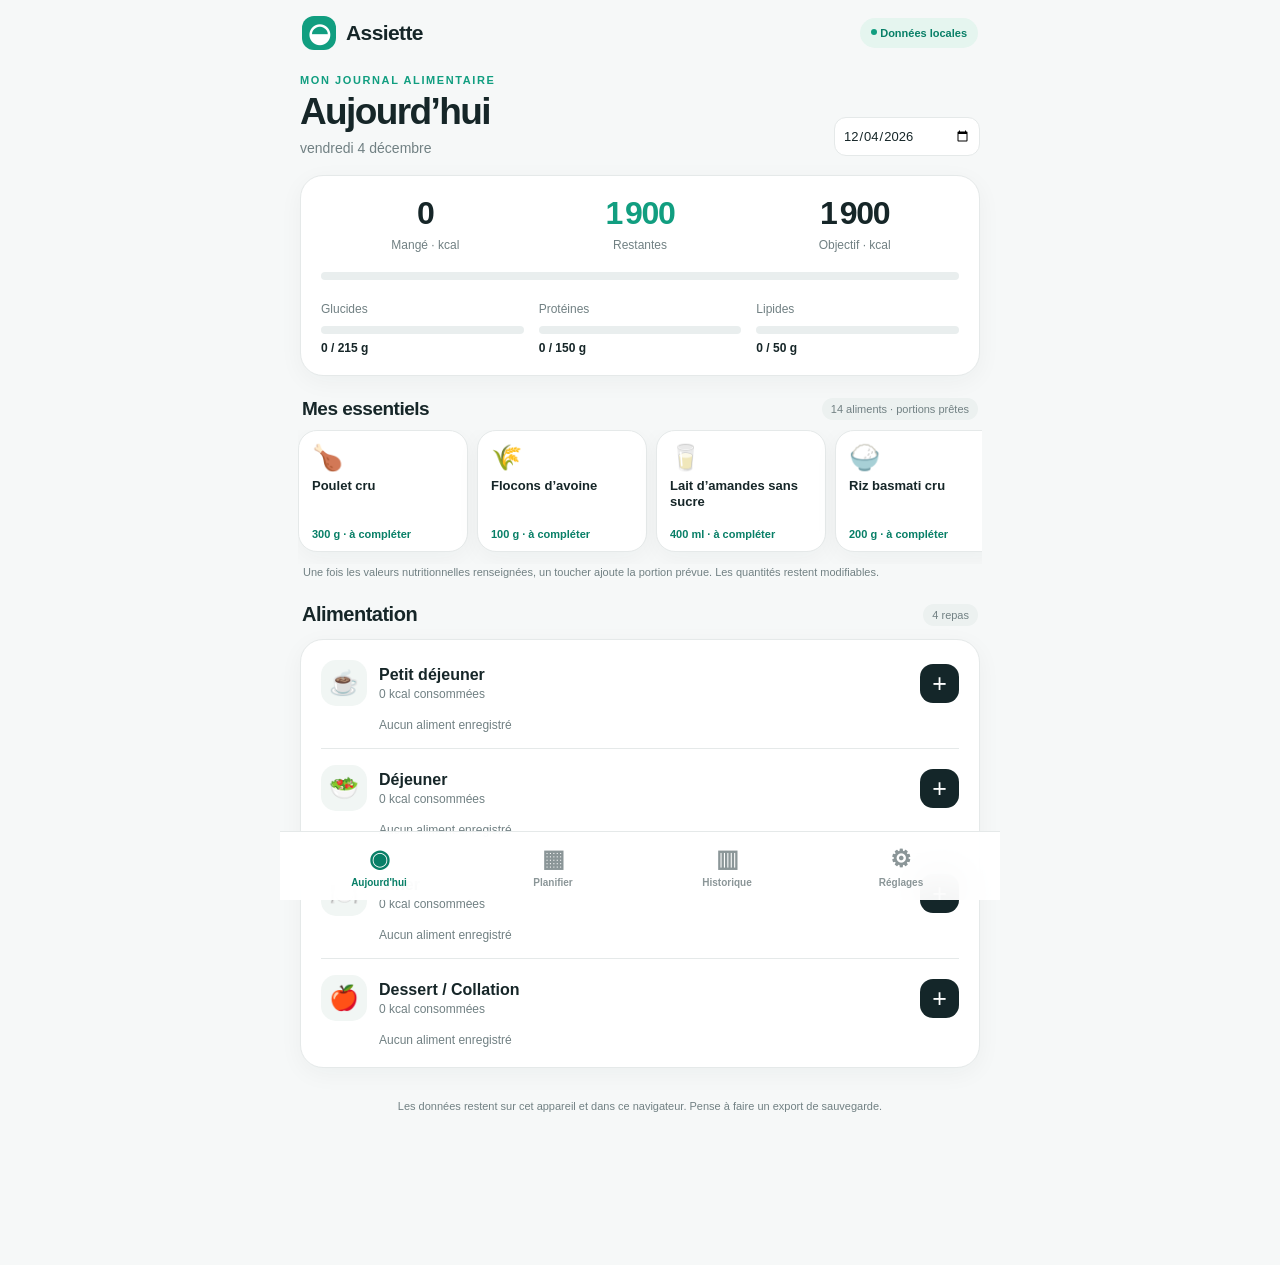
<file: assiette/index.html>
<!doctype html>
<html lang="fr">
<head>
<meta charset="utf-8"><meta name="viewport" content="width=device-width, initial-scale=1, viewport-fit=cover"><meta name="theme-color" content="#f6f8f8"><meta name="apple-mobile-web-app-capable" content="yes"><meta name="apple-mobile-web-app-status-bar-style" content="default"><meta name="apple-mobile-web-app-title" content="Assiette"><meta name="description" content="Planification alimentaire personnelle — locale et sans abonnement">
<title>Assiette — Mon alimentation</title>
<style>:root{color-scheme:light;--bg:#f6f8f8;--surface:#fff;--ink:#162628;--muted:#718083;--line:#e5e9e9;--green:#119e80;--green-light:#e5f5ef;--teal:#087f67;--amber:#bf7a24;--shadow:0 6px 24px rgba(20,53,47,.045);font-family:-apple-system,BlinkMacSystemFont,"Segoe UI",sans-serif;}
*{box-sizing:border-box}html{min-height:100%;background:var(--bg)}body{margin:0;color:var(--ink);-webkit-font-smoothing:antialiased}button,input,select{font:inherit}button{cursor:pointer}button:disabled{cursor:not-allowed;opacity:.5}a{color:var(--teal)}.app{max-width:720px;margin:auto;min-height:100dvh;padding:0 20px 124px}.topbar{display:flex;align-items:center;justify-content:space-between;padding:calc(16px + env(safe-area-inset-top)) 2px 16px}.brand{display:flex;align-items:center;gap:10px;font-weight:790;font-size:21px;letter-spacing:-.6px}.brand-mark{display:grid;place-items:center;background:var(--green);color:white;width:34px;height:34px;border-radius:12px;font-size:26px}.mode-pill{background:var(--green-light);color:var(--teal);font-size:11px;font-weight:700;border-radius:30px;padding:9px 11px}.mode-dot{display:inline-block;background:var(--green);width:6px;height:6px;border-radius:99px;vertical-align:2px}.eyebrow{font-size:11px;letter-spacing:1.6px;font-weight:760;color:var(--green);text-transform:uppercase;margin-bottom:5px}.pagehead{display:flex;justify-content:space-between;gap:12px;align-items:end;margin:8px 0 19px}.pagehead h1{font-size:37px;line-height:1.13;letter-spacing:-1.6px;margin:0}.pagehead .sub{margin:7px 0 0;color:var(--muted);font-size:14px}.ghost{border:1px solid var(--line);background:var(--surface);color:var(--ink);border-radius:13px;padding:11px 13px;font-weight:650}.date-input{width:146px;background:var(--surface);border:1px solid var(--line);border-radius:12px;color:var(--ink);padding:10px 8px;font-size:13px;max-width:45vw}.card{background:var(--surface);border:1px solid var(--line);border-radius:23px;box-shadow:var(--shadow);padding:20px;margin-bottom:16px}.card-title{font-size:20px;letter-spacing:-.5px;margin:0;font-weight:790}.headline{display:flex;justify-content:space-between;align-items:center;margin:23px 2px 13px}.muted{color:var(--muted)}.small{font-size:12px}.tiny{font-size:11px}.kcal-grid{display:grid;grid-template-columns:1fr 1fr 1fr;gap:6px;text-align:center;margin-bottom:20px}.kcal-grid .value{font-size:32px;letter-spacing:-1.3px;font-weight:800;line-height:1.1}.kcal-grid .cap{font-size:12px;color:var(--muted);margin-top:7px}.kcal-grid .value.green{color:var(--green)}.kcal-grid .value.amber{color:var(--amber)}.bar{height:8px;background:#e9eeee;border-radius:20px;overflow:hidden}.bar>div{height:100%;background:var(--green);border-radius:20px;transition:width .22s}.bar.over>div{background:var(--amber)}.progressline{display:flex;align-items:baseline;justify-content:space-between;gap:6px;margin-bottom:9px}.progressline strong{font-size:14px}.progressline .quant{font-size:13px;font-weight:650}.macro-grid{display:grid;grid-template-columns:repeat(3,minmax(0,1fr));gap:15px;margin-top:22px}.macro .label{font-size:12px;color:var(--muted);margin-bottom:10px}.macro .quant{font-size:12px;margin-top:7px;font-weight:710}.section-note{font-size:12px;color:var(--muted);margin:-7px 3px 14px}.meal{padding:16px 0;border-bottom:1px solid var(--line)}.meal:last-child{border-bottom:0;padding-bottom:0}.meal:first-child{padding-top:0}.meal-head{display:flex;gap:12px;align-items:center}.meal-emoji{flex:0 0 46px;height:46px;display:grid;place-items:center;background:#f1f6f4;border-radius:15px;font-size:24px}.meal-title{flex:1;min-width:0}.meal-title strong{display:block;font-size:16px}.meal-title .detail{font-size:12px;color:var(--muted);margin-top:3px}.add-btn{border:0;width:39px;height:39px;flex:0 0 39px;border-radius:13px;background:#142629;color:white;font-size:25px;display:grid;place-items:center}.food-row{display:flex;align-items:center;gap:8px;justify-content:space-between;margin:10px 0 0 58px;padding:9px 0;border-top:1px dashed var(--line)}.food-row .fn{font-weight:650;font-size:13px;overflow-wrap:anywhere}.food-row .fd{font-size:11px;color:var(--muted);margin-top:4px}.pill{display:inline-block;background:var(--green-light);color:var(--teal);border-radius:6px;padding:3px 6px;font-size:10px;font-weight:750}.pill.planned{background:#f2efff;color:#7159ad}.iconbtn{border:0;background:#f3f5f5;border-radius:9px;min-width:33px;height:33px;font-weight:700}.iconbtn.del{color:#c04646}.tabs{display:flex;position:fixed;z-index:10;bottom:0;left:50%;transform:translateX(-50%);width:min(100%,720px);background:rgba(255,255,255,.94);backdrop-filter:blur(22px);border-top:1px solid var(--line);padding:11px 12px calc(11px + env(safe-area-inset-bottom));justify-content:space-around}.tab{background:transparent;border:0;display:flex;flex-direction:column;gap:4px;align-items:center;color:#8b9698;min-width:68px;font-size:10px;font-weight:680}.navico{font-size:24px;line-height:29px}.tab.active{color:var(--teal)}.primary{background:var(--green);color:white;border:0;border-radius:14px;font-weight:760;padding:14px 18px}.secondary{background:var(--green-light);color:var(--teal);border:0;border-radius:14px;font-weight:750;padding:13px 15px}.danger{background:#fcf0f0;color:#b42d39;border:0;border-radius:14px;font-weight:750;padding:13px 15px}.wfull{width:100%}.row{display:flex;align-items:center;gap:9px}.spread{justify-content:space-between}.stack{display:grid;gap:13px}.form-grid{display:grid;grid-template-columns:1fr 1fr;gap:12px}.field{display:grid;gap:6px}.field label{font-size:12px;font-weight:680;color:var(--muted)}.field input,.field select{background:var(--surface);border:1px solid #dbe1e1;border-radius:12px;padding:12px;color:var(--ink);min-width:0;width:100%;font-size:16px}.field.full{grid-column:1/-1}input:focus,select:focus,button:focus-visible{outline:2px solid var(--green);outline-offset:2px}.empty{padding:35px 13px;text-align:center;color:var(--muted)}.empty .symbol{font-size:33px;display:block;margin-bottom:12px}.cardrow{display:flex;align-items:center;justify-content:space-between;gap:10px;padding:14px 0;border-bottom:1px solid var(--line)}.cardrow:last-child{border-bottom:0}.cardrow strong{font-size:14px}.badge{background:#ecf1f0;border-radius:100px;padding:5px 9px;font-size:11px;color:var(--muted)}.datechips{display:flex;gap:7px;overflow:auto;padding-bottom:4px;scrollbar-width:none}.datechip{flex:1;min-width:56px;border:1px solid var(--line);border-radius:15px;background:white;padding:11px 7px;display:grid;gap:6px;justify-items:center;color:var(--muted)}.datechip strong{font-size:17px;color:var(--ink)}.datechip.selected{background:var(--green);border-color:var(--green);color:white}.datechip.selected strong{color:white}.overlay{position:fixed;inset:0;z-index:20;background:rgba(11,28,29,.38);display:flex;align-items:end;justify-content:center}.sheet{background:var(--bg);width:min(100%,720px);border-radius:26px 26px 0 0;max-height:94dvh;overflow:auto;padding:23px 20px calc(22px + env(safe-area-inset-bottom));box-shadow:0 -20px 50px rgba(0,0,0,.1)}.sheet-header{display:flex;align-items:center;justify-content:space-between;margin-bottom:18px}.sheet-header h2{font-size:22px;letter-spacing:-.5px;margin:0}.close{border:none;background:white;border-radius:12px;padding:8px 12px;font-size:20px}.hint{border-radius:12px;background:#ecf4f1;color:#466a5f;padding:12px;font-size:12px;line-height:1.5}.searchresult{background:white;border:1px solid var(--line);border-radius:13px;padding:12px;display:flex;align-items:center;justify-content:space-between;gap:12px;margin-top:9px;width:100%;text-align:left}.searchresult strong{font-size:13px}.searchresult small{display:block;color:var(--muted);margin-top:5px}.segmented{display:grid;grid-template-columns:1fr 1fr;gap:4px;background:#e8eeec;border-radius:13px;padding:4px}.segmented button{border:0;border-radius:10px;padding:10px;background:transparent;color:var(--muted);font-weight:720}.segmented button.selected{background:#fff;color:var(--ink);box-shadow:0 2px 8px #172c2910}.notice{font-size:11px;color:var(--muted);line-height:1.5}.actionbar{display:flex;gap:9px;flex-wrap:wrap}.actionbar>*{flex:1}.day-title{font-size:17px;font-weight:800;letter-spacing:-.4px}.disclaimer{padding:14px 16px;font-size:11px;color:var(--muted);text-align:center;line-height:1.55}.divider{height:1px;background:var(--line);margin:15px 0}#toast{position:fixed;bottom:100px;left:50%;transform:translate(-50%,20px);padding:12px 17px;background:#142629;border-radius:13px;color:white;font-size:13px;font-weight:640;z-index:55;opacity:0;pointer-events:none;transition:.2s;min-width:170px;text-align:center}#toast.shown{opacity:1;transform:translate(-50%,0)}
@media(prefers-color-scheme:dark){:root{color-scheme:dark;--bg:#101718;--surface:#1b2425;--ink:#ecf5f2;--muted:#9daead;--line:#303c3c;--green:#3aceab;--green-light:#193c35;--teal:#6de1bd;--amber:#ebb45d;--shadow:0 6px 24px rgba(0,0,0,.08)}.mode-pill{background:#183d34}.bar{background:#3d4848}.meal-emoji,.iconbtn{background:#283334;color:#e9f3f3}.add-btn{background:#d9efea;color:#172c29}.tabs{background:rgba(21,31,32,.95)}.datechip{background:var(--surface)}.datechip.selected{background:#146f5a}.badge{background:#283737}.segmented{background:#2c3736}.segmented button.selected{background:#43514f;color:#fff}.hint{background:#203d37;color:#a8dccc}.searchresult{background:var(--surface)}.close{background:var(--surface);color:var(--ink)}}

/* Aliments favoris : tuiles compactes, scroll horizontal iPhone. */
.quick-section{margin:22px 0 23px}.quick-title{margin-top:0;margin-bottom:10px}.quick-title h2{font-size:19px}.quick-list{display:grid;grid-auto-flow:column;grid-auto-columns:164px;gap:9px;overflow-x:auto;scroll-snap-type:x proximity;padding:0 2px 12px;margin:0 -2px;-webkit-overflow-scrolling:touch;scrollbar-width:thin}.quick-tile{min-height:122px;display:flex;flex-direction:column;align-items:flex-start;justify-content:flex-start;gap:7px;text-align:left;background:var(--surface);color:var(--ink);border:1px solid var(--line);border-radius:19px;padding:13px 13px 11px;scroll-snap-align:start;box-shadow:var(--shadow)}.quick-tile .qicon{font-size:25px;line-height:27px}.quick-tile .qname{font-size:13px;font-weight:730;line-height:1.24;max-height:34px;overflow:hidden}.quick-tile .qamount{margin-top:auto;font-size:11px;color:var(--teal);font-weight:730}.quick-section .notice{margin:0 3px}.quick-picker{grid-auto-columns:156px;margin:4px 0}.quick-picker .quick-tile{min-height:113px}.quick-tile:focus-visible{outline:3px solid var(--teal);outline-offset:2px}@media(min-width:720px){.quick-list{grid-auto-columns:170px}}
</style>
</head>
<body>
<div class="app">
  <header class="topbar"><div class="brand"><span class="brand-mark">◒</span><span>Assiette</span></div><div class="mode-pill"><span class="mode-dot"></span> Données locales</div></header>
  <main id="main" aria-live="polite"></main>
  <nav class="tabs" aria-label="Navigation principale"><button data-tab="today" class="tab active"><span class="navico">◉</span><span>Aujourd'hui</span></button><button data-tab="plan" class="tab"><span class="navico">▦</span><span>Planifier</span></button><button data-tab="history" class="tab"><span class="navico">▥</span><span>Historique</span></button><button data-tab="settings" class="tab"><span class="navico">⚙</span><span>Réglages</span></button></nav>
</div>
<div id="modal-root"></div>
<div id="toast" role="status" aria-live="polite"></div>
<script>'use strict';
const STORE='assiette-donnees-v1';const DEFAULT={version:1,goals:{kcal:1900,protein:150,carbs:215,fat:50},foods:[],entries:[]};
const MEALS=[['breakfast','Petit déjeuner','☕'],['lunch','Déjeuner','🥗'],['dinner','Dîner','🍽️'],['dessert','Dessert / Collation','🍎']];
// Ce sont des raccourcis de saisie, PAS des fiches nutritionnelles certifiées.
// Les chiffres des produits sont renseignés à partir des emballages par l'utilisateur et mémorisés ensuite.
const QUICK_FOODS=[
  {id:'poulet',name:'Poulet cru',amount:300,unit:'g',icon:'🍗',meal:'dinner'},
  {id:'avoine',name:'Flocons d’avoine',amount:100,unit:'g',icon:'🌾',meal:'breakfast'},
  {id:'amande',name:'Lait d’amandes sans sucre',amount:400,unit:'ml',icon:'🥛',meal:'breakfast'},
  {id:'riz',name:'Riz basmati cru',amount:200,unit:'g',icon:'🍚',meal:'dinner'},
  {id:'whey',name:'Whey ESN (référence à préciser)',brand:'ESN',amount:30,unit:'g',icon:'🥤',meal:'breakfast'},
  {id:'huile',name:'Huile d’olive',amount:10,unit:'ml',icon:'🫒',meal:'dinner'},
  {id:'fromage',name:'Fromage blanc 0 %',amount:300,unit:'g',icon:'🥣',meal:'dessert'},
  {id:'poivron',name:'Poivron vert cru',amount:250,unit:'g',icon:'🫑',meal:'dinner'},
  {id:'courgette',name:'Courgette crue',amount:300,unit:'g',icon:'🥒',meal:'dinner'},
  {id:'champignon',name:'Champignons crus',amount:150,unit:'g',icon:'🍄',meal:'dinner'},
  {id:'popcorn',name:'Maïs à popcorn',amount:100,unit:'g',icon:'🌽',meal:'dessert'},
  {id:'pomme',name:'Pommes de terre crues',amount:500,unit:'g',icon:'🥔',meal:'dinner'},
  {id:'oeuf',name:'Œuf entier',amount:1,unit:'pièce',icon:'🥚',meal:'breakfast'},
  {id:'blanc',name:'Blanc d’œuf',amount:100,unit:'g',icon:'🍳',meal:'breakfast'}
];
function unitOf(x){return ['g','ml','pièce'].includes(x?.unit)?x.unit:'g';}
function portion(x){return `${fmt(x.grams??x.amount??100,1)} ${unitOf(x)}`;}
function quickById(id){return QUICK_FOODS.find(p=>p.id===id);}
function resolvedPreset(p){return db.foods.find(f=>f.presetId===p.id)||null;}
function completeNutrition(f){return ['kcal','protein','carbs','fat'].every(k=>numeric(f?.per?.[k])!==null);}
function quickTile(p){let found=resolvedPreset(p),ok=completeNutrition(found);return `<button class="quick-tile" data-action="quick" data-preset="${p.id}" title="${ok?'Ajouter en un geste':'Renseigner les valeurs une seule fois'}"><span class="qicon">${p.icon}</span><span class="qname">${safe(found?.name||p.name)}</span><span class="qamount">${fmt(p.amount)} ${p.unit}${ok?' · +':' · à compléter'}</span></button>`;}
function quickSection(compact=false){return `<section class="quick-section"><div class="headline quick-title"><h2 class="card-title">Mes essentiels</h2><span class="badge">14 aliments · portions prêtes</span></div><div class="quick-list ${compact?'quick-compact':''}">${QUICK_FOODS.map(quickTile).join('')}</div><p class="notice">Une fois les valeurs nutritionnelles renseignées, un toucher ajoute la portion prévue. Les quantités restent modifiables.</p></section>`;}
function quickAdd(id,overrideMeal){const p=quickById(id);if(!p)return;const meal=overrideMeal||p.meal;
 const stored=resolvedPreset(p);if(stored&&completeNutrition(stored)&&unitOf(stored)===p.unit){db.entries.push({id:uid(),date:day,meal,status:tab==='plan'?'planned':'eaten',name:stored.name,brand:stored.brand||'',grams:p.amount,unit:p.unit,per:clone(stored.per)});save();if(modal)closeModal();render();notify(`${p.name} · ${p.amount} ${p.unit} ajouté`);return;}
 modal={meal};editor({name:stored?.name||p.name,brand:stored?.brand||p.brand||'',grams:p.amount,unit:p.unit,per:stored?.per||{kcal:null,protein:null,carbs:null,fat:null},presetId:p.id});}

let db=load(),tab='today',day=isoDate(new Date()),modal=null,offResults=[],searchTerm='',searchStatus='';
function clone(x){return JSON.parse(JSON.stringify(x));}function load(){try{let obj=JSON.parse(localStorage.getItem(STORE));if(obj&&Array.isArray(obj.entries)&&Array.isArray(obj.foods)&&obj.goals&&obj.version===1)return obj;}catch(e){}return clone(DEFAULT)}
function save(){try{localStorage.setItem(STORE,JSON.stringify(db));return true;}catch(e){notify('Stockage indisponible : exporte tes données');return false;}}
function safe(s){return String(s??'').replace(/[&<>"']/g,c=>({'&':'&amp;','<':'&lt;','>':'&gt;','"':'&quot;',"'":'&#39;'}[c]));}
function numeric(v){if(v===null||v===''||v===undefined)return null;const n=Number(String(v).replace(',','.'));return Number.isFinite(n)&&n>=0?n:null;}
function fmt(n,dec=0){return Number(n||0).toLocaleString('fr-FR',{maximumFractionDigits:dec,minimumFractionDigits:0});}function isoDate(date){return `${date.getFullYear()}-${String(date.getMonth()+1).padStart(2,'0')}-${String(date.getDate()).padStart(2,'0')}`;}
function fromISO(s){const [y,m,d]=String(s).split('-').map(Number);return new Date(y,m-1,d,12,0,0);}
function addDays(s,n){let d=fromISO(s);d.setDate(d.getDate()+n);return isoDate(d)}
function dateFmt(s,opt={weekday:'long',day:'numeric',month:'long'}){return new Intl.DateTimeFormat('fr-FR',opt).format(fromISO(s));}
function uid(){return typeof crypto!=='undefined'&&crypto.randomUUID?crypto.randomUUID():String(Date.now())+Math.random().toString(36).slice(2);}
function getEntries(date){return db.entries.filter(e=>e.date===date);}function perFor(e){return e.per||{kcal:0,protein:0,carbs:0,fat:0};}
function sums(entries){const total={kcal:0,protein:0,carbs:0,fat:0,partial:false};for(const e of entries){for(const k of ['kcal','protein','carbs','fat']){let v=numeric(perFor(e)[k]);if(v===null){total.partial=true;continue;}total[k]+=v*(Number(e.grams)||0)/(unitOf(e)==='pièce'?1:100);}}return total;}
function notify(msg){const t=document.getElementById('toast');t.textContent=msg;t.classList.add('shown');clearTimeout(notify.timer);notify.timer=setTimeout(()=>t.classList.remove('shown'),3000);}
function progress(value,goal){let ratio=goal>0?value/goal:0;return `<div class="bar ${ratio>1?'over':''}"><div style="width:${Math.max(0,Math.min(100,ratio*100))}%"></div></div>`;}
function viewHeader(title,subtitle,dateControl=true){return `<div class="pagehead"><div><div class="eyebrow">Mon journal alimentaire</div><h1>${safe(title)}</h1><p class="sub">${safe(subtitle)}</p></div>${dateControl?`<input class="date-input" type="date" id="date-control" value="${day}" aria-label="Choisir la date">`:''}</div>`;}
function summary(date){const eaten=getEntries(date).filter(x=>x.status==='eaten'), planned=getEntries(date).filter(x=>x.status==='planned');const t=sums(eaten),g=db.goals,remaining=(g.kcal-t.kcal);return `<section class="card" aria-label="Résumé nutritionnel"><div class="kcal-grid"><div><div class="value">${fmt(t.kcal)}</div><div class="cap">Mangé · kcal</div></div><div><div class="value ${remaining>=0?'green':'amber'}">${remaining<0?'−':''}${fmt(Math.abs(remaining))}</div><div class="cap">${remaining>=0?'Restantes':'En dépassement'}</div></div><div><div class="value">${fmt(g.kcal)}</div><div class="cap">Objectif · kcal</div></div></div>${progress(t.kcal,g.kcal)}<div class="macro-grid">${[['carbs','Glucides'],['protein','Protéines'],['fat','Lipides']].map(([k,label])=>`<div class="macro"><div class="label">${label}</div>${progress(t[k],g[k])}<div class="quant">${fmt(t[k],1)} / ${fmt(g[k])} g</div></div>`).join('')}</div>${t.partial?'<div class="notice" style="margin-top:12px">Certaines valeurs nutritionnelles manquent : totaux potentiellement incomplets.</div>':''}${planned.length?`<div class="hint" style="margin-top:16px">${planned.length} aliment(s) planifié(s) : non comptabilisés tant qu’ils ne sont pas marqués comme consommés.</div>`:''}</section>`;}
function mealSection(date,meal){const [key,title,emoji]=meal;const list=getEntries(date).filter(e=>e.meal===key);const spent=sums(list.filter(e=>e.status==='eaten'));const planned=sums(list.filter(e=>e.status==='planned'));return `<article class="meal"><div class="meal-head"><div class="meal-emoji" aria-hidden="true">${emoji}</div><div class="meal-title"><strong>${title}</strong><div class="detail">${fmt(spent.kcal)} kcal consommées${planned.kcal?` · ${fmt(planned.kcal)} prévues`:''}</div></div><button class="add-btn" aria-label="Ajouter à ${title}" data-action="add" data-meal="${key}">+</button></div>${list.map(e=>`<div class="food-row"><div style="min-width:0;flex:1"><div class="fn">${safe(e.name)} ${e.brand?`<span class="muted">· ${safe(e.brand)}</span>`:''}</div><div class="fd">${portion(e)} · ${completeNutrition(e)?fmt(sums([e]).kcal)+' kcal':'macros à compléter'} <span class="pill ${e.status==='planned'?'planned':''}">${e.status==='planned'?'Prévu':'Mangé'}</span></div></div><button data-action="toggle" data-id="${safe(e.id)}" class="iconbtn" aria-label="Basculer prévu et mangé">${e.status==='planned'?'✓':'↶'}</button><button data-action="edit" data-id="${safe(e.id)}" class="iconbtn" aria-label="Modifier">✎</button><button data-action="delete" data-id="${safe(e.id)}" class="iconbtn del" aria-label="Supprimer">×</button></div>`).join('')}${!list.length?'<div class="small muted" style="margin:12px 0 0 58px">Aucun aliment enregistré</div>':''}</article>`;}
function meals(date){return `<div class="headline"><h2 class="card-title">Alimentation</h2><span class="badge">4 repas</span></div><section class="card">${MEALS.map(m=>mealSection(date,m)).join('')}</section>`;}
function todayView(){return `${viewHeader(day===isoDate(new Date())?'Aujourd’hui':dateFmt(day,{day:'numeric',month:'long'}),dateFmt(day))}${summary(day)}${quickSection(true)}${meals(day)}<p class="disclaimer">Les données restent sur cet appareil et dans ce navigateur. Pense à faire un export de sauvegarde.</p>`;}
function planView(){let chips=Array.from({length:7},(_,i)=>addDays(day,i-2));const expected=getEntries(day).filter(e=>e.status==='planned');return `${viewHeader('Planifier','Préparer tes repas, puis les valider comme mangés')}<div class="datechips">${chips.map(d=>`<button class="datechip ${d===day?'selected':''}" data-action="date" data-date="${d}"><span class="tiny">${dateFmt(d,{weekday:'short'})}</span><strong>${fromISO(d).getDate()}</strong></button>`).join('')}</div><div class="headline"><h2 class="card-title">Repas du ${dateFmt(day,{day:'numeric',month:'long'})}</h2></div><div class="card"><div class="actionbar"><button class="secondary" data-action="copyPrevious">Copier la veille</button><button class="ghost" data-action="copyNext">Copier vers demain</button></div><p class="notice">La copie ajoute des repas prévus, sans écraser ceux déjà enregistrés.</p></div>${summary(day)}${quickSection(true)}${meals(day)}${expected.length?`<p class="notice">${expected.length} aliment(s) restent planifiés pour cette journée.</p>`:''}`;}
function historyView(){const dates=[...new Set(db.entries.map(e=>e.date))].sort().reverse();return `${viewHeader('Historique','Tes journées enregistrées',false)}${!dates.length?'<div class="card empty"><span class="symbol">🗓️</span>Pas encore de repas enregistrés.<br>Ajoute un aliment dans « Aujourd’hui » pour commencer.</div>':`<div class="card">${dates.map(d=>{let rows=getEntries(d),t=sums(rows.filter(x=>x.status==='eaten')),p=rows.filter(x=>x.status==='planned').length;return `<button class="searchresult" style="border:0;border-bottom:1px solid var(--line);border-radius:0;margin:0" data-action="openDate" data-date="${d}"><span><strong>${safe(dateFmt(d))}</strong><small>${rows.length} aliment(s) · ${p} prévu(s)</small></span><strong>${fmt(t.kcal)} kcal ›</strong></button>`}).join('')}</div>`}<p class="disclaimer">L’historique est stocké localement, sans compte ni synchronisation.</p>`;}
function settingsView(){const g=db.goals;return `${viewHeader('Réglages','Objectifs et sauvegardes',false)}<section class="card"><h2 class="card-title">Mes objectifs</h2><p class="section-note" style="margin-top:8px">Modifie tes cibles selon tes besoins.</p><form id="settings-form" class="form-grid">${[['kcal','Calories (kcal)'],['protein','Protéines (g)'],['carbs','Glucides (g)'],['fat','Lipides (g)']].map(([k,l])=>`<div class="field"><label for="goal-${k}">${l}</label><input id="goal-${k}" name="${k}" type="number" min="0" max="20000" step="1" required value="${safe(g[k])}"></div>`).join('')}<button type="submit" class="primary wfull" style="grid-column:1/-1">Enregistrer les objectifs</button></form></section><section class="card"><h2 class="card-title">Mes données</h2><p class="notice">Export conseillé après chaque semaine de saisie. Les données ne quittent pas ton navigateur, sauf si tu choisis de les exporter.</p><div class="stack"><button class="secondary wfull" data-action="exportJson">Exporter une sauvegarde JSON</button><button class="ghost wfull" data-action="exportCsv">Exporter le journal CSV</button><div class="field"><label for="import-file">Restaurer une sauvegarde JSON</label><input id="import-file" type="file" accept=".json,application/json"></div><button class="danger wfull" data-action="reset">Effacer toutes mes données locales</button></div></section><div class="hint">🔒 V1 sans compte ni abonnement. Pas de synchronisation YAZIO, Apple Santé ou ChatGPT. Pour un accès ChatGPT sécurisé, il faudra ultérieurement un serveur et un connecteur autorisé.</div>`;}
function render(){document.querySelectorAll('.tab').forEach(b=>b.classList.toggle('active',b.dataset.tab===tab));document.getElementById('main').innerHTML=({today:todayView,plan:planView,history:historyView,settings:settingsView}[tab]||todayView)();}
function closeModal(){modal=null;document.getElementById('modal-root').innerHTML='';}
function showModal(html){document.getElementById('modal-root').innerHTML=`<div class="overlay" id="overlay"><div class="sheet" role="dialog" aria-modal="true" aria-label="Ajouter un aliment">${html}</div></div>`;}
function panelHeader(title){return `<div class="sheet-header"><h2>${title}</h2><button class="close" data-action="close" aria-label="Fermer">×</button></div>`;}
function addModal(meal,selected=null){modal={type:'add',meal,selected};searchStatus='';searchTerm='';offResults=[];drawPicker();}
function drawPicker(){if(!modal||modal.type!=='add')return;const own=db.foods.filter(f=>(f.name+' '+(f.brand||'')).toLowerCase().includes(searchTerm.toLowerCase()));showModal(`${panelHeader('Ajouter un aliment')}<div class="field"><label for="food-query">Rechercher un produit ou un favori</label><input id="food-query" placeholder="Ex. riz, skyr, chocolat…" value="${safe(searchTerm)}" autocomplete="off"></div><div class="actionbar" style="margin-top:12px"><button class="secondary" data-action="searchOFF">Chercher dans Open Food Facts</button><button class="ghost" data-action="manual">Créer un aliment</button></div><p class="notice">Les recherches en ligne nécessitent Internet et peuvent être limitées par Open Food Facts. Les valeurs doivent être vérifiées sur l’emballage.</p><div id="search-status" class="notice">${safe(searchStatus)}</div><div class="headline"><h3 class="card-title">Mes essentiels</h3><span class="badge">Portions préparées</span></div><div class="quick-list quick-picker">${QUICK_FOODS.filter(p=>(p.name+' '+(p.brand||'')).toLowerCase().includes(searchTerm.toLowerCase())).map(quickTile).join('')}</div><div class="headline"><h3 class="card-title">Mes aliments</h3><span class="badge">${own.length}</span></div><div id="own-results">${own.map(f=>foodResult(f,'own')).join('')||'<p class="small muted">Aucun aliment personnel correspondant.</p>'}</div><div class="headline"><h3 class="card-title">Produits en ligne</h3></div><div id="off-results">${offResults.map((f,i)=>foodResult({...f,id:String(i)},'remote')).join('')}</div>`);}
function foodResult(f,source){const ok=['kcal','protein','carbs','fat'].every(k=>numeric(f.per?.[k])!==null);return `<button class="searchresult" data-action="selectFood" data-source="${source}" data-id="${safe(f.id)}"><span><strong>${safe(f.name)}${f.brand?` · ${safe(f.brand)}`:''}</strong><small>${ok?`${fmt(f.per.kcal)} kcal / ${unitOf(f)==="pièce"?"pièce":"100 "+unitOf(f)} · ${fmt(f.per.protein,1)} g protéines`:'Valeurs à renseigner une fois'}</small></span><span style="font-size:21px;color:var(--green)">＋</span></button>`;}
function numericField(k,label,val='',step='.1',required=true){return `<div class="field"><label for="v-${k}">${label}</label><input id="v-${k}" name="${k}" type="number" inputmode="decimal" min="0" step="${step}" ${required?'required':''} value="${val!==null&&val!==undefined?safe(val):''}"></div>`;}
function editor(food=null,existingId=null){const e=existingId?db.entries.find(x=>x.id===existingId):null;const source=e||food||{name:'',brand:'',grams:100,per:{kcal:null,protein:null,carbs:null,fat:null}};const p=source.per||{};modal={type:'editor',meal:e?.meal||modal?.meal||'breakfast',existingId,sourceFoodId:food?.id||null,source};showModal(`${panelHeader(existingId?'Modifier un aliment':'Enregistrer un aliment')}<form id="food-form" class="stack"><div class="form-grid"><div class="field full"><label>Nom de l’aliment</label><input name="name" maxlength="120" required placeholder="Ex. riz basmati cuit" value="${safe(source.name)}"></div><div class="field full"><label>Marque (facultatif)</label><input name="brand" maxlength="80" placeholder="Ex. marque du produit" value="${safe(source.brand||'')}"></div><div class="field"><label>Repas</label><select name="meal">${MEALS.map(([k,l])=>`<option value="${k}" ${k===modal.meal?'selected':''}>${l}</option>`).join('')}</select></div><div class="field"><label for="food-unit">Unité</label><select name="unit" id="food-unit"><option value="g" ${unitOf(source)==='g'?'selected':''}>g</option><option value="ml" ${unitOf(source)==='ml'?'selected':''}>ml</option><option value="pièce" ${unitOf(source)==='pièce'?'selected':''}>pièce(s)</option></select></div>${numericField('grams','Quantité',source.grams??100,'0.1')}<div class="field full"><label>État</label><select name="status"><option value="eaten" ${source.status==='eaten'||(!e&&tab!=='plan')?'selected':''}>Mangé</option><option value="planned" ${source.status==='planned'||(!e&&tab==='plan')?'selected':''}>Prévu</option></select></div></div><div class="divider"></div><strong id="basis-label">Valeurs nutritionnelles ${unitOf(source)==='pièce'?'par pièce':'pour 100 '+unitOf(source)}</strong><div class="form-grid">${numericField('kcal','Calories (kcal)',p.kcal)}${numericField('protein','Protéines (g)',p.protein)}${numericField('carbs','Glucides (g)',p.carbs)}${numericField('fat','Lipides (g)',p.fat)}</div><p class="notice">Renseigne les 4 valeurs exactement comme sur l’étiquette du produit ou une source fiable. Tous les calculs sont proportionnels à la quantité.</p><button class="primary wfull" type="submit">${existingId?'Enregistrer les modifications':'Ajouter au journal'}</button></form>`);}
function parseForm(form){let vals=Object.fromEntries(new FormData(form));let name=String(vals.name||'').trim(),brand=String(vals.brand||'').trim(),grams=numeric(vals.grams);const unit=['g','ml','pièce'].includes(vals.unit)?vals.unit:'g';const per={kcal:numeric(vals.kcal),protein:numeric(vals.protein),carbs:numeric(vals.carbs),fat:numeric(vals.fat)};if(!name||grams===null||grams<=0||grams>50000||Object.values(per).some(v=>v===null||v>100000)){notify('Vérifie le nom, la quantité et les 4 valeurs');return null;}return {name,brand,grams,unit,per,meal:vals.meal,status:vals.status};}
function handleFoodSave(form){const val=parseForm(form);if(!val)return;const old=modal?.existingId?db.entries.find(x=>x.id===modal.existingId):null;if(old)Object.assign(old,val);else db.entries.push({...val,date:day,id:uid()});let key=(val.name+'~'+val.brand).toLowerCase(),food=db.foods.find(f=>(f.name+'~'+f.brand).toLowerCase()===key)||(modal?.source?.presetId?db.foods.find(f=>f.presetId===modal.source.presetId):null);if(food)Object.assign(food,{per:val.per,unit:val.unit,grams:val.grams,name:val.name,brand:val.brand,presetId:modal?.source?.presetId||food.presetId});else db.foods.push({name:val.name,brand:val.brand,per:val.per,unit:val.unit,grams:val.grams,presetId:modal?.source?.presetId||null,id:uid()});save();closeModal();render();notify(old?'Aliment modifié':'Aliment enregistré');}
function changeDay(newdate){if(!/^\d{4}-\d{2}-\d{2}$/.test(newdate))return;day=newdate;render();}
function changeTab(next){tab=next;if(next==='today')day=isoDate(new Date());render();window.scrollTo(0,0);}
async function searchOFF(){let q=(document.getElementById('food-query')?.value||'').trim();if(q.length<2){notify('Entre au moins deux caractères');return;}searchTerm=q;searchStatus='Recherche en cours…';drawPicker();try{const url=`https://world.openfoodfacts.org/cgi/search.pl?search_terms=${encodeURIComponent(q)}&search_simple=1&action=process&json=1&page_size=10&fields=code,product_name,brands,nutriments`;
const resp=await fetch(url,{headers:{'Accept':'application/json'}});if(!resp.ok)throw Error('Réponse '+resp.status);const data=await resp.json();offResults=(data.products||[]).filter(p=>p.product_name).map(p=>{let n=p.nutriments||{};const energy=n['energy-kcal_100g']??(numeric(n.energy_100g)!==null?Number(n.energy_100g)/4.184:null);return {id:p.code,name:p.product_name,brand:p.brands||'',per:{kcal:numeric(energy),protein:numeric(n.proteins_100g),carbs:numeric(n.carbohydrates_100g),fat:numeric(n.fat_100g)}}});searchStatus=`${offResults.length} produit(s) trouvés. Vérifie les valeurs.`;drawPicker();}catch(e){searchStatus='Recherche indisponible. Utilise « Créer un aliment » ou réessaie avec une connexion Internet.';drawPicker();}}
function exportJson(){download('assiette-sauvegarde-'+isoDate(new Date())+'.json',JSON.stringify({...db,exported_at:new Date().toISOString()},null,2),'application/json');}
function download(name,contents,type){const blob=new Blob([contents],{type:type+';charset=utf-8'}),url=URL.createObjectURL(blob),a=document.createElement('a');a.href=url;a.download=name;document.body.appendChild(a);a.click();a.remove();setTimeout(()=>URL.revokeObjectURL(url),2000);}
function exportCsv(){const head=['Date','Repas','Statut','Aliment','Marque','Quantité','Unité','Calories','Protéines_g','Glucides_g','Lipides_g'];const lines=[head,...db.entries.map(e=>{let s=sums([e]);return [e.date,MEALS.find(x=>x[0]===e.meal)?.[1]||e.meal,e.status,e.name,e.brand,e.grams,unitOf(e),completeNutrition(e)?s.kcal.toFixed(2):'',completeNutrition(e)?s.protein.toFixed(2):'',completeNutrition(e)?s.carbs.toFixed(2):'',completeNutrition(e)?s.fat.toFixed(2):''];})];download('assiette-journal-'+isoDate(new Date())+'.csv','\ufeff'+lines.map(row=>row.map(v=>'"'+String(v??'').replace(/"/g,'""')+'"').join(';')).join('\r\n'),'text/csv');}
function copyDate(src,dst){const items=getEntries(src),existing=getEntries(dst);if(!items.length){notify('Aucun aliment à copier');return;}if(existing.length>100){notify('Trop d’aliments pour cette journée');return;}items.forEach(e=>{let item=clone(e);item.id=uid();item.date=dst;item.status='planned';db.entries.push(item);});save();render();notify(`${items.length} aliment(s) copiés comme prévus`);}
function validateImport(obj){if(!obj||obj.version!==1||!Array.isArray(obj.entries)||!Array.isArray(obj.foods)||typeof obj.goals!=='object')return false;if(obj.entries.length>150000||obj.foods.length>100000)return false;return obj.entries.every(e=>e&&typeof e.id==='string'&&/^\d{4}-\d{2}-\d{2}$/.test(e.date)&&MEALS.some(m=>m[0]===e.meal)&&['planned','eaten'].includes(e.status)&&typeof e.name==='string'&&numeric(e.grams)!==null&&e.per&&['kcal','protein','carbs','fat'].every(k=>numeric(e.per[k])!==null))&&obj.foods.every(f=>f&&typeof f.id==='string'&&typeof f.name==='string'&&f.per)&&['kcal','protein','carbs','fat'].every(k=>numeric(obj.goals[k])!==null);}
document.addEventListener('click',async e=>{const tabBtn=e.target.closest('[data-tab]');if(tabBtn){changeTab(tabBtn.dataset.tab);return;}const b=e.target.closest('[data-action]');if(!b)return;const action=b.dataset.action;
if(action==='close'){closeModal();return;}if(action==='quick'){quickAdd(b.dataset.preset,modal?.type==='add'?modal.meal:null);return;}if(action==='add'){addModal(b.dataset.meal);return;}if(action==='manual'){editor();return;}
if(action==='selectFood'){const food=b.dataset.source==='own'?db.foods.find(f=>f.id===b.dataset.id):offResults[Number(b.dataset.id)];if(food)editor(food);return;}
if(action==='searchOFF'){await searchOFF();return;}
if(action==='date'){changeDay(b.dataset.date);return;}
if(action==='openDate'){day=b.dataset.date;tab='today';render();window.scrollTo(0,0);return;}
if(action==='delete'){if(!confirm('Supprimer cet aliment de la journée ?'))return;db.entries=db.entries.filter(x=>x.id!==b.dataset.id);save();render();notify('Aliment supprimé');return;}
if(action==='toggle'){const ent=db.entries.find(x=>x.id===b.dataset.id);if(ent){ent.status=ent.status==='planned'?'eaten':'planned';save();render();}return;}
if(action==='edit'){const ent=db.entries.find(x=>x.id===b.dataset.id);if(ent)editor(null,ent.id);return;}
if(action==='copyPrevious'){copyDate(addDays(day,-1),day);return;}
if(action==='copyNext'){copyDate(day,addDays(day,1));return;}
if(action==='exportJson'){exportJson();return;}if(action==='exportCsv'){exportCsv();return;}
if(action==='reset'){if(confirm('Effacer définitivement tous les aliments, repas et objectifs enregistrés sur ce navigateur ?')){db=clone(DEFAULT);save();render();notify('Données locales effacées');}return;}
});
document.addEventListener('submit',e=>{if(e.target.id==='food-form'){e.preventDefault();handleFoodSave(e.target);}if(e.target.id==='settings-form'){e.preventDefault();let v=Object.fromEntries(new FormData(e.target));for(const k of ['kcal','protein','carbs','fat']){const n=numeric(v[k]);if(n===null||n>20000){notify('Objectifs invalides');return;}db.goals[k]=n;}save();render();notify('Objectifs enregistrés');}});
document.addEventListener('change',async e=>{if(e.target.id==='food-unit'){const el=document.getElementById('basis-label');if(el)el.textContent=e.target.value==='pièce'?'Valeurs nutritionnelles par pièce':'Valeurs nutritionnelles pour 100 '+e.target.value;}if(e.target.id==='date-control'){changeDay(e.target.value);}if(e.target.id==='import-file'){const file=e.target.files?.[0];if(!file)return;if(file.size>15_000_000){notify('Fichier trop volumineux');return;}try{const obj=JSON.parse(await file.text());if(!validateImport(obj)){notify('Sauvegarde invalide');return;}if(!confirm('Remplacer toutes les données locales par cette sauvegarde ?'))return;db={version:1,goals:obj.goals,entries:obj.entries,foods:obj.foods};save();render();notify('Sauvegarde restaurée');}catch(err){notify('Impossible de lire la sauvegarde');}}});
document.addEventListener('input',e=>{if(e.target.id==='food-query'){searchTerm=e.target.value;const quick=document.querySelector('.quick-picker');if(quick)quick.innerHTML=QUICK_FOODS.filter(p=>(p.name+' '+(p.brand||'')).toLowerCase().includes(searchTerm.toLowerCase())).map(quickTile).join('');const own=db.foods.filter(f=>(f.name+' '+(f.brand||'')).toLowerCase().includes(searchTerm.toLowerCase()));document.getElementById('own-results').innerHTML=own.map(f=>foodResult(f,'own')).join('')||'<p class="small muted">Aucun aliment personnel correspondant.</p>';}});
document.getElementById('modal-root').addEventListener('click',e=>{if(e.target.id==='overlay')closeModal();});
render();// No service worker in single-file edition; avoid caching stale assets.
</script>
</body>
</html>
</file>
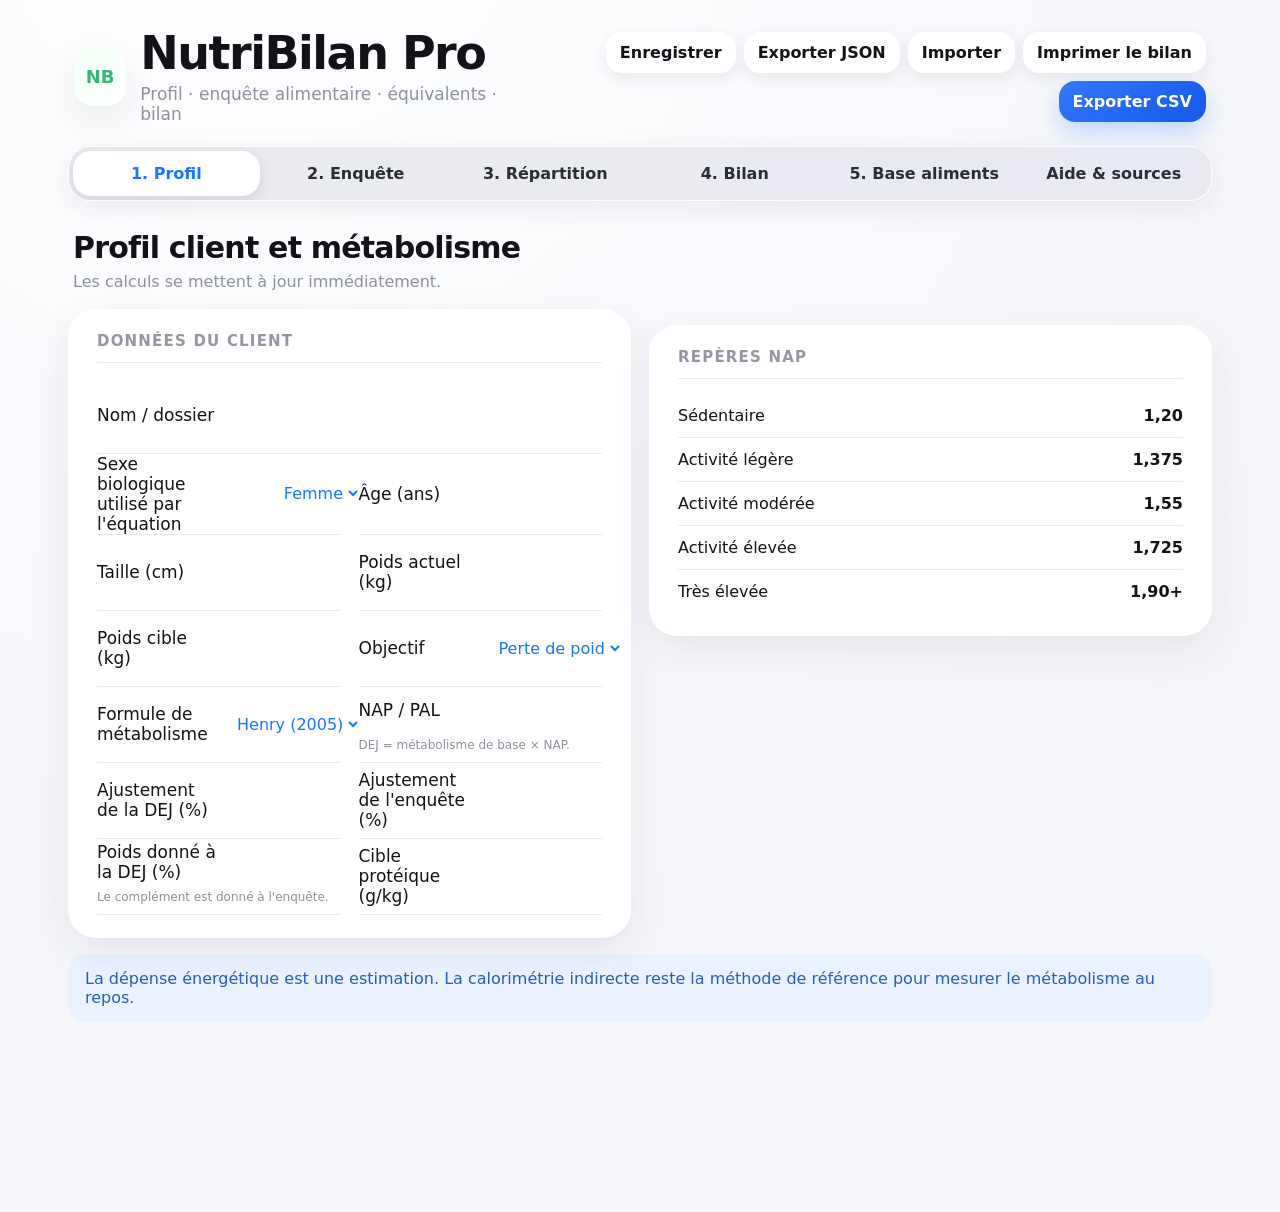
<file: nutribilan-pro/index.html>
<!doctype html>
<html lang="fr">
<head>
  <meta charset="utf-8">
  <meta name="viewport" content="width=device-width, initial-scale=1, viewport-fit=cover">
  <meta name="theme-color" content="#1f2937">
  <meta name="description" content="Outil dynamique de bilan diététique, enquête alimentaire et répartition en équivalents.">
  <title>NutriBilan Pro</title>
  <link rel="stylesheet" href="style.css">
</head>
<body>
<div class="app-shell">
  <header class="topbar">
    <div class="topbar-inner">
      <div class="brand">
        <div class="brand-mark">NB</div>
        <div><h1>NutriBilan Pro</h1><p>Profil · enquête alimentaire · équivalents · bilan</p></div>
      </div>
      <div class="actions">
        <button class="btn" id="saveBtn">Enregistrer</button>
        <button class="btn" id="exportBtn">Exporter JSON</button>
        <button class="btn" id="importBtn">Importer</button>
        <button class="btn" id="printBtn">Imprimer le bilan</button>
        <button class="btn primary" id="csvBtn">Exporter CSV</button>
      </div>
    </div>
  </header>

  <nav class="tabs-wrap" aria-label="Modules">
    <div class="tabs">
      <button class="tab active" data-tab="profil">1. Profil</button>
      <button class="tab" data-tab="enquete">2. Enquête</button>
      <button class="tab" data-tab="repartition">3. Répartition</button>
      <button class="tab" data-tab="bilan">4. Bilan</button>
      <button class="tab" data-tab="base">5. Base aliments</button>
      <button class="tab" data-tab="aide">Aide & sources</button>
    </div>
  </nav>

  <main>
    <section id="profil" class="panel active">
      <div class="section-head"><div><h2>Profil client et métabolisme</h2><p>Les calculs se mettent à jour immédiatement.</p></div></div>
      <div class="grid two">
        <div class="card">
          <h3>Données du client</h3>
          <div class="form-grid" id="profileForm">
            <div class="field full"><label for="clientName">Nom / dossier</label><input id="clientName" data-profile="name" type="text"></div>
            <div class="field"><label for="sex">Sexe biologique utilisé par l'équation</label><select id="sex" data-profile="sex"><option value="Femme">Femme</option><option value="Homme">Homme</option></select></div>
            <div class="field"><label for="age">Âge (ans)</label><input id="age" data-profile="age" type="number" min="18" max="100" step="1"></div>
            <div class="field"><label for="height">Taille (cm)</label><input id="height" data-profile="height" type="number" min="130" max="230" step="0.1"></div>
            <div class="field"><label for="weight">Poids actuel (kg)</label><input id="weight" data-profile="weight" type="number" min="35" max="300" step="0.1"></div>
            <div class="field"><label for="targetWeight">Poids cible (kg)</label><input id="targetWeight" data-profile="targetWeight" type="number" min="35" max="300" step="0.1"></div>
            <div class="field"><label for="goal">Objectif</label><select id="goal" data-profile="goal"><option>Perte de poids</option><option>Maintien</option><option>Prise de masse</option></select></div>
            <div class="field"><label for="formula">Formule de métabolisme</label><select id="formula" data-profile="formula"><option value="henry">Henry (2005), poids + taille</option><option value="harris">Harris-Benedict révisée (1984)</option><option value="schofield">Schofield (1985), poids</option><option value="black">Black et al. (1996)</option></select></div>
            <div class="field"><label for="pal">NAP / PAL</label><input id="pal" data-profile="pal" type="number" min="1.2" max="2.4" step="0.025"><span class="input-help">DEJ = métabolisme de base × NAP.</span></div>
            <div class="field"><label for="dejAdjust">Ajustement de la DEJ (%)</label><input id="dejAdjust" data-profile="dejAdjust" data-percent type="number" min="-50" max="50" step="1"></div>
            <div class="field"><label for="surveyAdjust">Ajustement de l'enquête (%)</label><input id="surveyAdjust" data-profile="surveyAdjust" data-percent type="number" min="-50" max="50" step="1"></div>
            <div class="field"><label for="dejWeight">Poids donné à la DEJ (%)</label><input id="dejWeight" data-profile="dejWeight" data-percent type="number" min="0" max="100" step="5"><span class="input-help">Le complément est donné à l'enquête.</span></div>
            <div class="field"><label for="proteinTarget">Cible protéique (g/kg)</label><input id="proteinTarget" data-profile="proteinTarget" type="number" min="0.5" max="3.5" step="0.05"></div>
          </div>
        </div>
        <div>
          <div class="grid two" id="profileMetrics"></div>
          <div class="card" style="margin-top:16px">
            <h3>Repères NAP</h3>
            <div class="kpi-line"><span>Sédentaire</span><strong>1,20</strong></div>
            <div class="kpi-line"><span>Activité légère</span><strong>1,375</strong></div>
            <div class="kpi-line"><span>Activité modérée</span><strong>1,55</strong></div>
            <div class="kpi-line"><span>Activité élevée</span><strong>1,725</strong></div>
            <div class="kpi-line"><span>Très élevée</span><strong>1,90+</strong></div>
          </div>
        </div>
      </div>
      <div class="callout" style="margin-top:16px">La dépense énergétique est une estimation. La calorimétrie indirecte reste la méthode de référence pour mesurer le métabolisme au repos.</div>
    </section>

    <section id="enquete" class="panel">
      <div class="section-head"><div><h2>Enquête alimentaire</h2><p>Saisir les aliments réellement consommés et leur quantité.</p></div><button class="btn light no-print" id="addSurveyRow">+ Ajouter une ligne</button></div>
      <div class="summary-strip" id="surveySummary"></div>
      <div class="card">
        <div class="toolbar no-print">
          <button class="btn light small" id="addSurveyRow2">+ Ligne</button>
          <button class="btn light small" id="addExampleDay">Charger l'exemple</button>
          <button class="btn danger small" id="clearSurvey">Vider l'enquête</button>
        </div>
        <div class="table-wrap">
          <table id="surveyTable">
            <thead><tr><th>#</th><th>Repas</th><th>Aliment</th><th class="num">Quantité</th><th class="num">Portions</th><th class="num">kcal</th><th class="num">Prot.</th><th class="num">Lip.</th><th class="num">Gluc.</th><th>Catégorie</th><th class="no-print">Action</th></tr></thead>
            <tbody></tbody>
            <tfoot><tr class="sticky-total"><td colspan="5">TOTAL JOUR</td><td class="num" id="surveyKcalTotal">0</td><td class="num" id="surveyPTotal">0</td><td class="num" id="surveyLTotal">0</td><td class="num" id="surveyCTotal">0</td><td colspan="2"></td></tr></tfoot>
          </table>
        </div>
      </div>
    </section>

    <section id="repartition" class="panel">
      <div class="section-head"><div><h2>Répartition en portions / équivalents</h2><p>Distribuer les équivalents entre les repas pour construire la journée cible.</p></div><button class="btn danger no-print" id="clearDistribution">Réinitialiser les portions</button></div>
      <div class="summary-strip" id="distributionSummary"></div>
      <div class="card">
        <div class="switchline no-print" style="margin-bottom:12px"><input type="checkbox" id="editEquivs"><label for="editEquivs">Autoriser la modification des valeurs moyennes par portion</label></div>
        <div class="table-wrap">
          <table id="equivTable">
            <thead><tr><th>Équivalent</th><th>Exemples</th><th class="num">g</th><th class="num">kcal</th><th class="num">P</th><th class="num">L</th><th class="num">G</th><th class="num meal-pdj">Petit-déj.</th><th class="num meal-dej">Déjeuner</th><th class="num meal-col">Collation</th><th class="num meal-din">Dîner</th><th class="num">Total portions</th><th class="num">kcal</th></tr></thead>
            <tbody></tbody>
            <tfoot><tr class="sticky-total"><td colspan="11">TOTAL JOUR</td><td class="num" id="distPortions">0</td><td class="num" id="distKcal">0</td></tr></tfoot>
          </table>
        </div>
      </div>
      <div class="card" style="margin-top:16px"><h3>Répartition par repas</h3><div id="mealBreakdown"></div></div>
    </section>

    <section id="bilan" class="panel">
      <div class="section-head"><div><h2>Bilan nutritionnel</h2><p>Synthèse calculée à partir de la répartition en équivalents.</p></div><button class="btn light no-print" id="printBtn2">Imprimer</button></div>
      <div class="summary-strip" id="bilanSummary"></div>
      <div class="grid two">
        <div class="card"><h3>Répartition énergétique des macronutriments</h3><div class="donut-wrap"><div class="donut" id="macroDonut"><div class="donut-center"><strong id="macroEnergy">0</strong><span>kcal macros</span></div></div><div class="legend" id="macroLegend"></div></div></div>
        <div class="card"><h3>Contrôle des plages</h3><div id="macroControls"></div></div>
      </div>
      <div class="grid two" style="margin-top:16px">
        <div class="card"><h3>Références personnalisables</h3><div class="form-grid" id="targetForm">
          <div class="field"><label>Protéines min. (%)</label><input type="number" data-target="pMin" min="0" max="100" step="1"></div>
          <div class="field"><label>Protéines max. (%)</label><input type="number" data-target="pMax" min="0" max="100" step="1"></div>
          <div class="field"><label>Lipides min. (%)</label><input type="number" data-target="lMin" min="0" max="100" step="1"></div>
          <div class="field"><label>Lipides max. (%)</label><input type="number" data-target="lMax" min="0" max="100" step="1"></div>
          <div class="field"><label>Glucides min. (%)</label><input type="number" data-target="cMin" min="0" max="100" step="1"></div>
          <div class="field"><label>Glucides max. (%)</label><input type="number" data-target="cMax" min="0" max="100" step="1"></div>
        </div></div>
        <div class="card"><h3>Contrôles complémentaires</h3><div id="secondaryChecks"></div></div>
      </div>
      <p class="footer-note">Les pourcentages sont calculés sur l'énergie théorique des protéines (4 kcal/g), lipides (9 kcal/g) et glucides (4 kcal/g). Un écart avec les kcal des aliments est possible à cause des fibres, alcools, polyols et arrondis.</p>
    </section>

    <section id="base" class="panel">
      <div class="section-head"><div><h2>Base alimentaire</h2><p>Valeurs moyennes par 100 g ou 100 ml. Ajouter une fiche personnalisée pour un produit industriel précis.</p></div></div>
      <div class="grid two">
        <div class="card">
          <h3>Ajouter un aliment personnalisé</h3>
          <div class="form-grid" id="customFoodForm">
            <div class="field"><label for="cfName">Nom</label><input id="cfName" type="text"></div>
            <div class="field"><label for="cfCategory">Catégorie</label><input id="cfCategory" type="text"></div>
            <div class="field"><label for="cfPortion">Portion de référence (g/ml)</label><input id="cfPortion" type="number" min="1" step="1" value="100"></div>
            <div class="field"><label for="cfKcal">kcal / 100</label><input id="cfKcal" type="number" min="0" step="0.1"></div>
            <div class="field"><label for="cfP">Protéines / 100</label><input id="cfP" type="number" min="0" step="0.1"></div>
            <div class="field"><label for="cfL">Lipides / 100</label><input id="cfL" type="number" min="0" step="0.1"></div>
            <div class="field"><label for="cfC">Glucides / 100</label><input id="cfC" type="number" min="0" step="0.1"></div>
            <div class="field" style="justify-content:end"><button class="btn primary" id="addCustomFood" type="button">Ajouter à la base</button></div>
          </div>
        </div>
        <div class="card"><h3>Règle d'utilisation</h3><p>Pour un produit emballé, recopier en priorité les valeurs de son étiquette. Les valeurs intégrées sont des moyennes pédagogiques arrondies et peuvent varier selon la marque, la recette et la cuisson.</p><div class="callout">Les aliments personnalisés sont conservés dans le navigateur et inclus dans l'export JSON.</div></div>
      </div>
      <div class="card" style="margin-top:16px">
        <div class="toolbar"><input class="search" id="foodSearch" type="search" placeholder="Rechercher un aliment ou une catégorie"><span id="foodCount" class="badge good"></span></div>
        <div class="table-wrap"><table id="foodTable"><thead><tr><th>Aliment</th><th>Catégorie</th><th class="num">Portion réf.</th><th class="num">kcal</th><th class="num">P</th><th class="num">L</th><th class="num">G</th><th>Type</th><th class="no-print">Action</th></tr></thead><tbody></tbody></table></div>
      </div>
    </section>

    <section id="aide" class="panel">
      <div class="section-head"><div><h2>Aide, méthode et hébergement</h2><p>L'application fonctionne sans serveur et enregistre les données dans le navigateur.</p></div></div>
      <div class="grid two">
        <div class="card"><h3>Ordre de travail</h3><ol><li>Compléter le profil.</li><li>Saisir une journée représentative dans l'enquête.</li><li>Contrôler la cible de décision.</li><li>Construire la répartition en équivalents.</li><li>Valider le bilan et exporter les données.</li></ol></div>
        <div class="card"><h3>Publication sur GitHub Pages</h3><ol><li>Créer un dépôt GitHub.</li><li>Déposer le fichier <strong>index.html</strong> à la racine.</li><li>Ouvrir <strong>Settings → Pages</strong>.</li><li>Choisir <strong>Deploy from a branch</strong>, branche <strong>main</strong>, dossier <strong>/(root)</strong>.</li><li>Enregistrer puis ouvrir l'adresse fournie par GitHub.</li></ol><p class="notice">Aucune compilation ni dépendance n'est nécessaire.</p></div>
      </div>
      <div class="grid two" style="margin-top:16px">
        <div class="card"><h3>Formules intégrées</h3><div class="formula-box">DEJ = Métabolisme de base × NAP<br>Cible DEJ = DEJ × (1 + ajustement)<br>Cible enquête = Enquête × (1 + ajustement)<br>Cible décision = cible DEJ × poids DEJ + cible enquête × (1 − poids DEJ)</div></div>
        <div class="card"><h3>Limites</h3><p>Outil destiné à l'éducation nutritionnelle et à la préparation d'un plan. Il ne constitue pas un diagnostic ni une prescription médicale. Les situations cliniques, la grossesse, la dénutrition et les troubles du comportement alimentaire nécessitent une prise en charge professionnelle.</p></div>
      </div>
      <div class="card" style="margin-top:16px"><h3>Sources méthodologiques</h3><ul class="source-list"><li>Henry CJK, 2005 — équations prédictives du métabolisme basal.</li><li>Schofield WN, 1985 — équations de métabolisme basal par âge et sexe.</li><li>Roza & Shizgal, 1984 — révision de l'équation Harris-Benedict.</li><li>Anses — Table Ciqual et repères de répartition des macronutriments.</li><li>OMS — classification de l'IMC chez l'adulte.</li></ul></div>
      <div class="card no-print" style="margin-top:16px"><h3>Gestion des données</h3><div class="toolbar"><button class="btn light" id="saveBtn2">Enregistrer maintenant</button><button class="btn light" id="exportBtn2">Exporter JSON</button><button class="btn light" id="importBtn2">Importer JSON</button><button class="btn danger" id="resetAll">Effacer toutes les données</button></div><p class="notice">Le stockage local est propre à cet appareil et à ce navigateur. Exporter un fichier JSON pour transférer ou sauvegarder un dossier.</p></div>
    </section>
  </main>
</div>
<input id="importFile" type="file" accept="application/json,.json" class="hidden">
<div id="toast" class="toast" role="status" aria-live="polite"></div>

<script src="app.js"></script>
</body>
</html>
</file>
<file: nutribilan-pro/style.css>
:root{--bg:#f5f6fa;--card:rgba(255,255,255,.94);--text:#111318;--muted:#8c919d;--line:#e8eaf0;--blue:#1677ff;--blue-soft:#eaf2ff;--green:#36b779;--green-soft:#e9f8f0;--orange:#ff7a21;--orange-soft:#fff0e7;--violet:#8d5bd6;--violet-soft:#f3edff;--yellow:#e3a10e;--yellow-soft:#fff6dc;--red:#ff453a;--red-soft:#ffe9e8;--shadow:0 14px 38px rgba(31,39,61,.08),0 1px 2px rgba(0,0,0,.03);--radius:28px;--safe-bottom:env(safe-area-inset-bottom,0px)}*{box-sizing:border-box}html{-webkit-text-size-adjust:100%;background:var(--bg);scroll-behavior:smooth}body{margin:0;background:radial-gradient(circle at 20% -10%,#fff 0,#f8f9fc 35%,var(--bg) 72%);color:var(--text);font-family:-apple-system,BlinkMacSystemFont,"SF Pro Display","SF Pro Text",Inter,system-ui,sans-serif;min-height:100vh;-webkit-font-smoothing:antialiased}button,input,select,textarea{font:inherit}button{cursor:pointer;-webkit-tap-highlight-color:transparent}input,select,textarea{font-size:16px}.app-shell{max-width:1180px;margin:0 auto;padding:0 18px 190px}.topbar{background:transparent;color:var(--text);position:relative;border:0}.topbar-inner{padding:30px 6px 22px;display:flex;align-items:center;justify-content:space-between;gap:18px}.brand{display:flex;align-items:center;gap:14px;min-width:0}.brand-mark{width:58px;height:58px;border-radius:19px;background:linear-gradient(145deg,#effff6,#fff);color:var(--green);display:grid;place-items:center;font-size:18px;font-weight:900;box-shadow:var(--shadow)}.brand h1{margin:0;font-size:clamp(30px,4vw,46px);line-height:1.02;letter-spacing:-1.5px}.brand p{margin:7px 0 0;color:var(--muted);font-size:17px}.actions{display:flex;gap:8px;flex-wrap:wrap;justify-content:flex-end}.btn{border:0;border-radius:16px;padding:11px 14px;background:#fff;color:var(--text);font-weight:750;box-shadow:0 5px 16px rgba(31,39,61,.08)}.btn.primary{background:linear-gradient(145deg,#3478ff,#1558ea);color:#fff;box-shadow:0 10px 24px rgba(22,119,255,.26)}.btn.light{background:#fff;color:var(--blue)}.btn.danger{background:var(--red-soft);color:var(--red)}.btn.small{padding:8px 11px;border-radius:12px}.tabs-wrap{position:sticky;top:8px;z-index:30;background:transparent;border:0}.tabs{display:grid;grid-template-columns:repeat(6,minmax(100px,1fr));gap:3px;padding:4px;background:rgba(230,232,239,.84);border:1px solid rgba(255,255,255,.95);border-radius:22px;backdrop-filter:blur(24px);box-shadow:0 7px 24px rgba(31,39,61,.07);overflow:auto}.tab{border:0;background:transparent;border-radius:18px;padding:13px 10px;font-weight:750;color:#2a2d34;white-space:nowrap}.tab.active{background:#fff;color:var(--blue);box-shadow:0 5px 16px rgba(28,35,52,.12)}main{padding-top:24px}.panel{display:none}.panel.active{display:block;animation:fadeUp .28s ease}@keyframes fadeUp{from{opacity:.45;transform:translateY(6px)}to{opacity:1;transform:none}}.section-head{display:flex;justify-content:space-between;align-items:flex-end;gap:18px;margin:5px 5px 18px}.section-head h2{margin:0;font-size:30px;letter-spacing:-.8px}.section-head p{margin:7px 0 0;color:var(--muted);font-size:16px}.grid{display:grid;gap:18px}.grid.two{grid-template-columns:repeat(2,minmax(0,1fr))}.grid.three{grid-template-columns:repeat(3,minmax(0,1fr))}.grid.four{grid-template-columns:repeat(4,minmax(0,1fr))}.card{background:var(--card);border:1px solid rgba(255,255,255,.96);border-radius:var(--radius);box-shadow:var(--shadow);padding:22px 28px;backdrop-filter:blur(28px)}.card h3{margin:0 0 15px;font-size:15px;color:#9297a3;text-transform:uppercase;letter-spacing:.08em;border-bottom:1px solid var(--line);padding-bottom:12px}.form-grid{display:grid;grid-template-columns:repeat(2,minmax(0,1fr));gap:0 18px}.field{display:grid;grid-template-columns:minmax(120px,1fr) minmax(130px,auto);align-items:center;gap:14px;min-height:76px;border-bottom:1px solid var(--line)}.field.full{grid-column:1/-1}.field label{font-size:17px;color:var(--text);font-weight:500}.field input,.field select,.field textarea{border:0;background:transparent;color:var(--blue);text-align:right;padding:14px 2px;outline:0;min-width:0;max-width:280px}.field input:focus,.field select:focus,.field textarea:focus{box-shadow:none}.input-help{grid-column:1/-1;color:var(--muted);font-size:12px;margin-top:-10px;padding-bottom:10px}.metric{background:#fff;border:0;border-radius:22px;padding:18px 15px;box-shadow:var(--shadow);min-height:142px;display:flex;flex-direction:column;align-items:center;justify-content:center;text-align:center}.metric:nth-child(4n+1){background:linear-gradient(145deg,#e9f2ff,#f7faff)}.metric:nth-child(4n+2){background:linear-gradient(145deg,#e8f8f0,#f6fbf8)}.metric:nth-child(4n+3){background:linear-gradient(145deg,#fff4d9,#fffaf1)}.metric:nth-child(4n){background:linear-gradient(145deg,#f3eafe,#fbf7ff)}.metric .label{color:var(--muted);font-size:12px;font-weight:800;text-transform:uppercase;letter-spacing:.06em}.metric .value{font-size:26px;font-weight:850;letter-spacing:-.5px;margin-top:8px}.metric .sub{font-size:12px;color:#646b78;margin-top:7px}.metric.accent{outline:2px solid rgba(22,119,255,.12)}.metric.good{background:linear-gradient(145deg,#e8f8f0,#f7fcf9)}.summary-strip{display:grid;grid-template-columns:repeat(5,minmax(0,1fr));gap:12px;margin-bottom:18px}.callout{background:var(--blue-soft);color:#245fbd;border:0;border-radius:18px;padding:15px 17px}.toolbar{display:flex;gap:9px;align-items:center;flex-wrap:wrap;margin-bottom:14px}.toolbar .search{flex:1;min-width:220px}.table-wrap{overflow:auto;border:0;border-radius:20px;background:#fff;box-shadow:inset 0 0 0 1px var(--line)}table{border-collapse:separate;border-spacing:0;width:100%;min-width:850px}th,td{padding:12px 11px;border-bottom:1px solid var(--line);text-align:left;vertical-align:middle;font-size:14px}th{position:sticky;top:0;z-index:2;background:#f5f6f9;color:#717784;text-transform:uppercase;font-size:11px;letter-spacing:.055em}tr:last-child td{border-bottom:0}tbody tr:hover td{background:#fbfbfd}td.num,th.num{text-align:right;font-variant-numeric:tabular-nums}.meal-pdj{background:#fff7d8!important}.meal-dej{background:#eaf3ff!important}.meal-col{background:#fff0e7!important}.meal-din{background:#e9f8f0!important}.row-actions{display:flex;gap:6px}.icon-btn{border:0;background:#f0f1f5;color:#626976;border-radius:11px;padding:7px 9px}.icon-btn:hover{background:var(--blue-soft);color:var(--blue)}.compact-input{border:1px solid #e2e5ec!important;border-radius:11px!important;background:#fff!important;padding:8px!important;min-width:74px;text-align:center!important;color:var(--blue)!important}.sticky-total{font-weight:850;background:#eef8f1}.badge{display:inline-flex;border-radius:999px;padding:5px 9px;font-size:11px;font-weight:850}.badge.good{background:var(--green-soft);color:#187044}.badge.warn{background:var(--yellow-soft);color:#866000}.badge.bad{background:var(--red-soft);color:#a92e28}.macro-row{display:grid;grid-template-columns:125px 85px 1fr 105px;gap:12px;align-items:center;margin:14px 0}.progress{height:9px;background:#eef0f4;border-radius:999px;overflow:hidden}.progress>span{display:block;height:100%;background:linear-gradient(90deg,#3d80ff,#1558ea);border-radius:inherit}.donut-wrap{display:grid;grid-template-columns:minmax(230px,320px) 1fr;gap:26px;align-items:center}.donut{aspect-ratio:1;border-radius:50%;display:grid;place-items:center;max-width:285px;margin:auto;position:relative;background:conic-gradient(var(--blue) 0 33%,var(--orange) 33% 66%,var(--green) 66% 100%)}.donut:after{content:"";position:absolute;width:61%;height:61%;border-radius:50%;background:#fff}.donut-center{position:relative;z-index:1;text-align:center}.donut-center strong{display:block;font-size:32px}.donut-center span{color:var(--muted);font-size:12px}.legend{display:grid;gap:13px}.legend-item{display:grid;grid-template-columns:14px 1fr auto;gap:10px;align-items:center}.dot{width:14px;height:14px;border-radius:5px}.dot.p{background:var(--blue)}.dot.l{background:var(--orange)}.dot.c{background:var(--green)}.kpi-line{display:flex;justify-content:space-between;gap:12px;padding:12px 0;border-bottom:1px solid var(--line)}.kpi-line:last-child{border-bottom:0}.formula-box{font-family:ui-monospace,SFMono-Regular,Menlo,monospace;background:#f6f7fa;border-radius:15px;padding:14px;color:#515866}.search{border:0;background:#fff;border-radius:16px;padding:13px 15px;box-shadow:0 5px 16px rgba(31,39,61,.07);outline:0}.notice,.footer-note{color:var(--muted);font-size:13px}.source-list li{margin:9px 0}.empty{text-align:center;color:var(--muted);padding:28px}.switchline{display:flex;align-items:center;gap:9px}.switchline input{width:auto;accent-color:var(--blue)}.hidden{display:none!important}.toast{position:fixed;left:50%;bottom:calc(32px + var(--safe-bottom));transform:translate(-50%,18px);z-index:100;background:#17191f;color:#fff;border-radius:999px;padding:11px 16px;box-shadow:var(--shadow);opacity:0;pointer-events:none;transition:.22s}.toast.show{opacity:1;transform:translate(-50%,0)}@media(max-width:900px){.app-shell{padding:0 12px 165px}.topbar-inner{padding:24px 5px 18px}.brand-mark{width:48px;height:48px;border-radius:16px}.brand h1{font-size:32px}.brand p{font-size:15px}.actions{display:none}.tabs{grid-template-columns:repeat(6,minmax(92px,1fr))}.grid.two,.grid.three,.grid.four{grid-template-columns:1fr}.summary-strip{grid-template-columns:repeat(2,minmax(0,1fr))}.card{padding:18px 20px;border-radius:25px}.field{grid-template-columns:minmax(105px,1fr) minmax(100px,auto);min-height:72px}.field input,.field select{max-width:165px}.donut-wrap{grid-template-columns:1fr}.macro-row{grid-template-columns:100px 70px 1fr}.macro-row .target{display:none}.section-head h2{font-size:27px}}@media(max-width:520px){.app-shell{padding-left:8px;padding-right:8px}.brand-mark{display:none}.brand h1{font-size:30px}.tabs-wrap{top:5px}.tab{padding:12px 8px;font-size:14px}.section-head{align-items:center}.section-head p{font-size:14px}.form-grid{grid-template-columns:1fr}.field.full{grid-column:auto}.card{padding:17px 18px}.metric{min-height:132px}.metric .value{font-size:23px}.summary-strip{grid-template-columns:repeat(2,minmax(0,1fr))}.toolbar .btn{flex:1}.table-wrap{border-radius:17px}}@media print{.topbar,.tabs-wrap,.no-print{display:none!important}body{background:#fff}.panel{display:none!important}#bilan{display:block!important}.app-shell{max-width:none;padding:0}.card,.metric{box-shadow:none;border:1px solid #ddd}.table-wrap{overflow:visible}table{min-width:0}th{position:static}}
</file>
